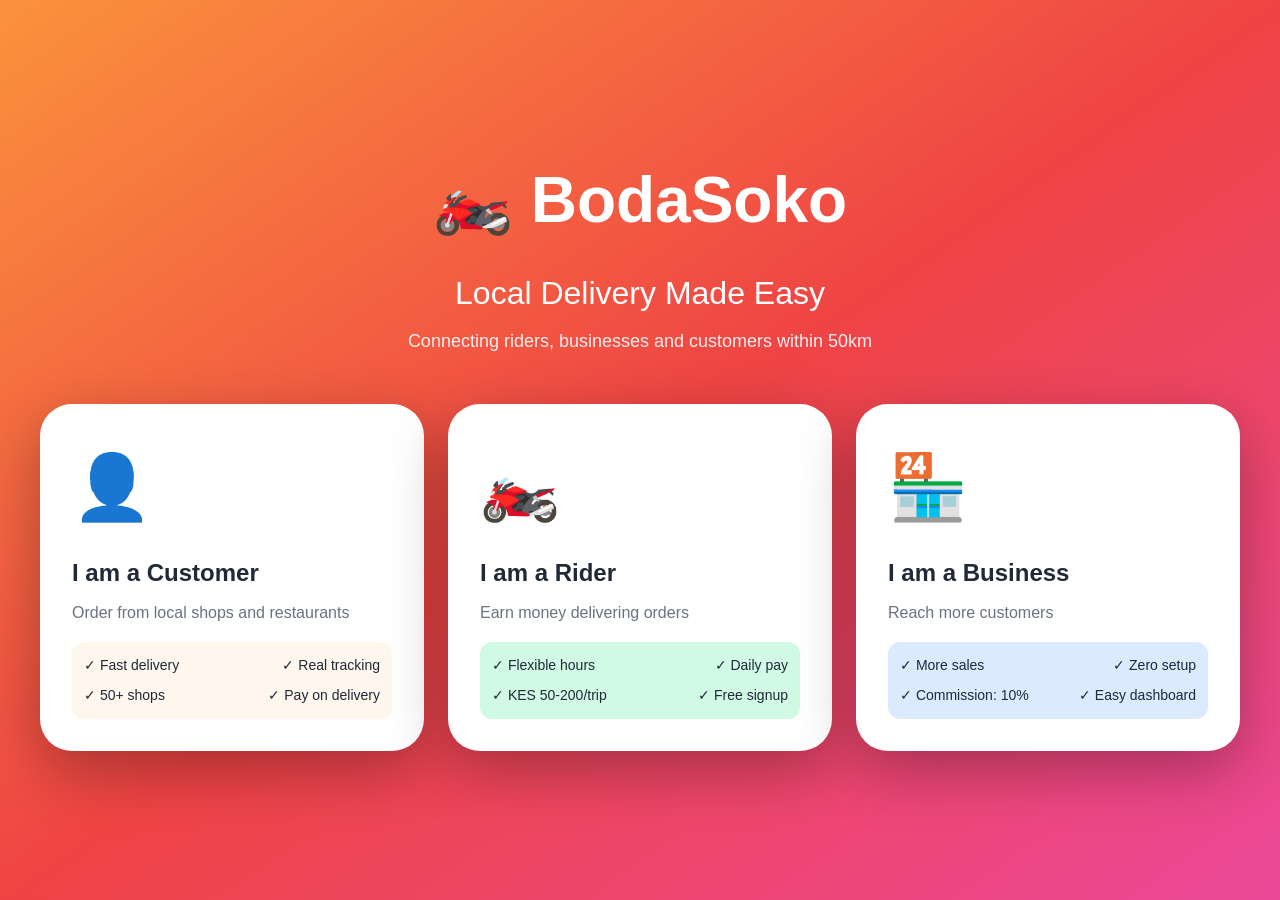
<file: index.html>
<!DOCTYPE html>
<html lang="en">
<head>
    <meta charset="UTF-8">
    <meta name="viewport" content="width=device-width, initial-scale=1.0">
    <title>BodaSoko - Local Delivery Platform</title>
    <link rel="stylesheet" href="styles.css">
</head>
<body>
    <!-- USER TYPE SELECTION PAGE -->
    <div id="user-selection" class="user-selection active">
        <div class="selection-container">
            <div class="header-section">
                <h1 class="main-title">🏍️ BodaSoko</h1>
                <p class="main-subtitle">Local Delivery Made Easy</p>
                <p class="main-description">Connecting riders, businesses and customers within 50km</p>
            </div>

            <div class="cards-grid">
                <!-- Customer Card -->
                <div class="user-card" onclick="selectUserType('customer')">
                    <div class="card-icon">👤</div>
                    <h3 class="card-title">I am a Customer</h3>
                    <p class="card-description">Order from local shops and restaurants</p>
                    <div class="card-features">
                        <div class="feature-row">
                            <span>✓ Fast delivery</span>
                            <span>✓ Real tracking</span>
                        </div>
                        <div class="feature-row">
                            <span>✓ 50+ shops</span>
                            <span>✓ Pay on delivery</span>
                        </div>
                    </div>
                </div>

                <!-- Rider Card -->
                <div class="user-card" onclick="selectUserType('rider')">
                    <div class="card-icon">🏍️</div>
                    <h3 class="card-title">I am a Rider</h3>
                    <p class="card-description">Earn money delivering orders</p>
                    <div class="card-features rider-features">
                        <div class="feature-row">
                            <span>✓ Flexible hours</span>
                            <span>✓ Daily pay</span>
                        </div>
                        <div class="feature-row">
                            <span>✓ KES 50-200/trip</span>
                            <span>✓ Free signup</span>
                        </div>
                    </div>
                </div>

                <!-- Business Card -->
                <div class="user-card" onclick="selectUserType('business')">
                    <div class="card-icon">🏪</div>
                    <h3 class="card-title">I am a Business</h3>
                    <p class="card-description">Reach more customers</p>
                    <div class="card-features business-features">
                        <div class="feature-row">
                            <span>✓ More sales</span>
                            <span>✓ Zero setup</span>
                        </div>
                        <div class="feature-row">
                            <span>✓ Commission: 10%</span>
                            <span>✓ Easy dashboard</span>
                        </div>
                    </div>
                </div>
            </div>
        </div>
    </div>

    <!-- NAVIGATION BAR -->
    <nav id="navbar" class="navbar hidden">
        <div class="nav-container">
            <div class="nav-left">
                <h1 class="logo" onclick="showPage('browse')">🏍️ BodaSoko</h1>
                <div class="nav-links" id="nav-links">
                    <button onclick="showPage('browse')">Browse</button>
                    <button onclick="showPage('my-orders')">My Orders</button>
                </div>
            </div>
            <div class="nav-right">
                <div class="location-badge">
                    <span class="location-icon">📍</span>
                    <span>Chuka, Tharaka-Nithi</span>
                </div>
                <button class="cart-btn" onclick="toggleCart()" id="cart-btn">
                    🛒
                    <span class="cart-badge" id="cart-badge">0</span>
                </button>
                <button class="switch-btn" onclick="switchUser()">Switch</button>
            </div>
        </div>
    </nav>

    <!-- CUSTOMER BROWSE PAGE -->
    <div id="browse-page" class="page hidden">
        <div class="page-header">
            <h1>Order from Local Businesses 🛍️</h1>
            <p>Fast delivery within 50km • 20-40 minutes</p>
        </div>

        <div class="page-content">
            <!-- Search and Filter -->
            <div class="search-section">
                <div class="search-bar">
                    <span class="search-icon">🔍</span>
                    <input type="text" id="search-input" placeholder="Search shops or items..." oninput="filterBusinesses()">
                </div>
                <div class="category-pills" id="category-pills">
                    <button class="pill active" data-category="all" onclick="selectCategory('all')">🏪 All</button>
                    <button class="pill" data-category="food" onclick="selectCategory('food')">🍽️ Food</button>
                    <button class="pill" data-category="groceries" onclick="selectCategory('groceries')">🛒 Groceries</button>
                    <button class="pill" data-category="health" onclick="selectCategory('health')">💊 Health</button>
                </div>
            </div>

            <!-- Businesses Grid -->
            <div class="businesses-grid" id="businesses-grid"></div>
        </div>
    </div>

    <!-- RIDER DASHBOARD -->
    <div id="rider-page" class="page hidden">
        <div class="page-header page-header-green">
            <h1>🏍️ Rider Dashboard</h1>
            <div class="rider-status-control">
                <button class="status-btn" id="status-btn" onclick="toggleRiderStatus()">
                    Go Online
                </button>
                <span id="status-text">Status: Offline</span>
            </div>
        </div>

        <div class="page-content">
            <!-- Stats Cards -->
            <div class="stats-grid">
                <div class="stat-card">
                    <div class="stat-icon">💰</div>
                    <div class="stat-value">KES 3,450</div>
                    <div class="stat-label">Today Earnings</div>
                </div>
                <div class="stat-card">
                    <div class="stat-icon">📦</div>
                    <div class="stat-value">12</div>
                    <div class="stat-label">Completed Trips</div>
                </div>
                <div class="stat-card">
                    <div class="stat-icon">⭐</div>
                    <div class="stat-value">4.8</div>
                    <div class="stat-label">Rating</div>
                </div>
            </div>

            <!-- Available Orders -->
            <div class="orders-section">
                <h2>Available Orders Near You 📍</h2>
                <div id="available-orders"></div>
            </div>
        </div>
    </div>

    <!-- BUSINESS DASHBOARD -->
    <div id="business-page" class="page hidden">
        <div class="page-header page-header-blue">
            <h1>🏪 Business Dashboard</h1>
            <p>Mama Njeri Shop • Chuka Town</p>
        </div>

        <div class="page-content">
            <!-- Business Stats -->
            <div class="stats-grid stats-grid-4">
                <div class="stat-card">
                    <div class="stat-icon">📊</div>
                    <div class="stat-value">KES 15,240</div>
                    <div class="stat-label">Today Sales</div>
                </div>
                <div class="stat-card">
                    <div class="stat-icon">✓</div>
                    <div class="stat-value">23</div>
                    <div class="stat-label">Completed Orders</div>
                </div>
                <div class="stat-card">
                    <div class="stat-icon">⏳</div>
                    <div class="stat-value">5</div>
                    <div class="stat-label">Pending Orders</div>
                </div>
                <div class="stat-card">
                    <div class="stat-icon">⭐</div>
                    <div class="stat-value">4.8</div>
                    <div class="stat-label">Rating</div>
                </div>
            </div>

            <!-- Recent Orders -->
            <div class="orders-section">
                <h2>Recent Orders 📋</h2>
                <div id="business-orders"></div>
            </div>
        </div>
    </div>

    <!-- SHOPPING CART SIDEBAR -->
    <div id="cart-sidebar" class="cart-sidebar">
        <div class="cart-header">
            <h2>🛒 Your Cart</h2>
            <button class="close-btn" onclick="toggleCart()">✕</button>
        </div>

        <div class="cart-items" id="cart-items">
            <div class="cart-empty" id="cart-empty">
                <div class="empty-icon">🛒</div>
                <p>Your cart is empty</p>
            </div>
        </div>

        <div class="cart-footer hidden" id="cart-footer">
            <div class="cart-totals">
                <div class="total-row">
                    <span>Subtotal</span>
                    <span id="subtotal">KES 0</span>
                </div>
                <div class="total-row">
                    <span>Delivery Fee</span>
                    <span id="delivery-fee">KES 0</span>
                </div>
                <div class="total-row grand-total">
                    <span>Total</span>
                    <span id="grand-total">KES 0</span>
                </div>
            </div>
            <button class="checkout-btn" onclick="placeOrder()">
                Place Order 🚀
            </button>
            <p class="payment-note">💳 Pay on delivery</p>
        </div>
    </div>

    <!-- Cart Overlay -->
    <div id="cart-overlay" class="cart-overlay" onclick="toggleCart()"></div>

    <script src="script.js"></script>
</body>
</html>
</file>
<file: styles.css>
/* ===================================
   BODASOKO CSS STYLES
   =================================== */

/* === RESET === */
* {
    margin: 0;
    padding: 0;
    box-sizing: border-box;
}

body {
    font-family: 'Segoe UI', Tahoma, Geneva, Verdana, sans-serif;
    background-color: #f9fafb;
    color: #1f2937;
    line-height: 1.6;
}

button {
    cursor: pointer;
    border: none;
    background: none;
    font-family: inherit;
}

input {
    font-family: inherit;
}

.hidden {
    display: none !important;
}

/* === USER SELECTION PAGE === */
.user-selection {
    min-height: 100vh;
    background: linear-gradient(to bottom right, #fb923c, #ef4444, #ec4899);
    display: flex;
    align-items: center;
    justify-content: center;
    padding: 2rem;
}

.user-selection.active {
    display: flex;
}

.selection-container {
    max-width: 1200px;
    width: 100%;
}

.header-section {
    text-align: center;
    margin-bottom: 3rem;
}

.main-title {
    font-size: 4rem;
    font-weight: bold;
    color: white;
    margin-bottom: 1rem;
}

.main-subtitle {
    font-size: 2rem;
    color: white;
    margin-bottom: 0.5rem;
}

.main-description {
    font-size: 1.125rem;
    color: rgba(255, 255, 255, 0.9);
}

.cards-grid {
    display: grid;
    grid-template-columns: 1fr;
    gap: 1.5rem;
}

.user-card {
    background: white;
    border-radius: 2rem;
    padding: 2rem;
    box-shadow: 0 20px 60px rgba(0, 0, 0, 0.3);
    cursor: pointer;
    transition: all 0.3s;
}

.user-card:hover {
    transform: scale(1.05);
    box-shadow: 0 25px 70px rgba(0, 0, 0, 0.4);
}

.card-icon {
    font-size: 4rem;
    margin-bottom: 1rem;
}

.card-title {
    font-size: 1.5rem;
    font-weight: bold;
    color: #1f2937;
    margin-bottom: 0.5rem;
}

.card-description {
    color: #6b7280;
    margin-bottom: 1rem;
}

.card-features {
    background: #fff7ed;
    border-radius: 0.75rem;
    padding: 0.75rem;
    font-size: 0.875rem;
}

.rider-features {
    background: #d1fae5;
}

.business-features {
    background: #dbeafe;
}

.feature-row {
    display: flex;
    justify-content: space-between;
    margin-bottom: 0.5rem;
}

.feature-row:last-child {
    margin-bottom: 0;
}

/* === NAVIGATION === */
.navbar {
    background: linear-gradient(to right, #f97316, #dc2626);
    color: white;
    box-shadow: 0 2px 10px rgba(0, 0, 0, 0.1);
    position: sticky;
    top: 0;
    z-index: 1000;
}

.nav-container {
    max-width: 1280px;
    margin: 0 auto;
    padding: 0 1rem;
    display: flex;
    justify-content: space-between;
    align-items: center;
    height: 64px;
}

.nav-left {
    display: flex;
    align-items: center;
    gap: 2rem;
}

.logo {
    font-size: 1.5rem;
    font-weight: bold;
    cursor: pointer;
}

.nav-links {
    display: flex;
    gap: 1.5rem;
}

.nav-links button {
    color: white;
    font-weight: 500;
    transition: color 0.3s;
}

.nav-links button:hover {
    color: #fde047;
}

.nav-right {
    display: flex;
    align-items: center;
    gap: 1rem;
}

.location-badge {
    display: flex;
    align-items: center;
    gap: 0.5rem;
    background: rgba(255, 255, 255, 0.2);
    padding: 0.5rem 1rem;
    border-radius: 9999px;
    font-size: 0.875rem;
}

.cart-btn {
    position: relative;
    color: white;
    font-size: 1.5rem;
    padding: 0.5rem;
}

.cart-badge {
    position: absolute;
    top: 0;
    right: 0;
    background: #facc15;
    color: #f97316;
    border-radius: 9999px;
    width: 20px;
    height: 20px;
    display: flex;
    align-items: center;
    justify-content: center;
    font-size: 0.75rem;
    font-weight: bold;
}

.switch-btn {
    background: rgba(255, 255, 255, 0.2);
    color: white;
    padding: 0.5rem 1rem;
    border-radius: 9999px;
    font-weight: 500;
    transition: background 0.3s;
}

.switch-btn:hover {
    background: rgba(255, 255, 255, 0.3);
}

/* === PAGES === */
.page {
    min-height: calc(100vh - 64px);
}

.page-header {
    background: linear-gradient(to right, #f97316, #dc2626);
    color: white;
    padding: 3rem 1rem;
    text-align: center;
}

.page-header-green {
    background: linear-gradient(to right, #10b981, #14b8a6);
}

.page-header-blue {
    background: linear-gradient(to right, #3b82f6, #8b5cf6);
}

.page-header h1 {
    font-size: 2.5rem;
    margin-bottom: 1rem;
}

.page-header p {
    font-size: 1.25rem;
}

.rider-status-control {
    display: flex;
    align-items: center;
    gap: 1rem;
    justify-content: center;
    margin-top: 1rem;
}

.status-btn {
    background: #6b7280;
    color: white;
    padding: 0.75rem 1.5rem;
    border-radius: 9999px;
    font-weight: bold;
    font-size: 1.125rem;
    transition: all 0.3s;
}

.status-btn.online {
    background: #10b981;
}

.status-btn:hover {
    transform: scale(1.05);
}

.page-content {
    max-width: 1280px;
    margin: 0 auto;
    padding: 2rem 1rem;
}

/* === SEARCH SECTION === */
.search-section {
    background: white;
    border-radius: 1rem;
    box-shadow: 0 4px 6px rgba(0, 0, 0, 0.1);
    padding: 1.5rem;
    margin-bottom: 2rem;
}

.search-bar {
    display: flex;
    align-items: center;
    gap: 1rem;
    margin-bottom: 1rem;
}

.search-icon {
    font-size: 1.25rem;
    color: #9ca3af;
}

.search-bar input {
    flex: 1;
    border: none;
    outline: none;
    font-size: 1.125rem;
}

.category-pills {
    display: flex;
    gap: 0.75rem;
    overflow-x: auto;
    padding-bottom: 0.5rem;
}

.pill {
    padding: 0.75rem 1.5rem;
    border-radius: 9999px;
    font-weight: 500;
    white-space: nowrap;
    background: #f3f4f6;
    color: #374151;
    transition: all 0.3s;
}

.pill:hover {
    background: #e5e7eb;
}

.pill.active {
    background: linear-gradient(to right, #f97316, #dc2626);
    color: white;
    box-shadow: 0 4px 6px rgba(0, 0, 0, 0.1);
}

/* === BUSINESSES GRID === */
.businesses-grid {
    display: grid;
    grid-template-columns: 1fr;
    gap: 1.5rem;
}

.business-card {
    background: white;
    border-radius: 1rem;
    box-shadow: 0 4px 6px rgba(0, 0, 0, 0.1);
    overflow: hidden;
    transition: all 0.3s;
}

.business-card:hover {
    box-shadow: 0 20px 40px rgba(0, 0, 0, 0.15);
    transform: translateY(-4px);
}

.business-image {
    background: linear-gradient(to bottom right, #fb923c, #ef4444);
    height: 128px;
    display: flex;
    align-items: center;
    justify-content: center;
    font-size: 4rem;
}

.business-info {
    padding: 1rem;
}

.business-name {
    font-size: 1.25rem;
    font-weight: bold;
    margin-bottom: 0.5rem;
}

.business-meta {
    display: flex;
    justify-content: space-between;
    font-size: 0.875rem;
    color: #6b7280;
    margin-bottom: 0.75rem;
}

.meta-item {
    display: flex;
    align-items: center;
    gap: 0.25rem;
}

.delivery-badge {
    background: #d1fae5;
    color: #065f46;
    padding: 0.5rem 0.75rem;
    border-radius: 0.5rem;
    font-size: 0.875rem;
    margin-bottom: 1rem;
}

.items-list {
    display: flex;
    flex-direction: column;
    gap: 0.5rem;
}

.item-row {
    display: flex;
    justify-content: space-between;
    align-items: center;
    border-bottom: 1px solid #f3f4f6;
    padding-bottom: 0.5rem;
}

.item-info {
    display: flex;
    align-items: center;
    gap: 0.5rem;
}

.item-icon {
    font-size: 1.5rem;
}

.item-name {
    font-weight: 500;
    font-size: 0.875rem;
}

.item-price {
    color: #f97316;
    font-weight: bold;
}

.add-btn {
    background: #f97316;
    color: white;
    padding: 0.25rem 0.75rem;
    border-radius: 0.5rem;
    font-size: 0.875rem;
    transition: background 0.3s;
}

.add-btn:hover {
    background: #ea580c;
}

.view-all-btn {
    width: 100%;
    margin-top: 0.75rem;
    color: #f97316;
    font-weight: 500;
    text-align: center;
    padding: 0.5rem;
}

.view-all-btn:hover {
    color: #ea580c;
}

/* === STATS GRID === */
.stats-grid {
    display: grid;
    grid-template-columns: 1fr;
    gap: 1.5rem;
    margin-bottom: 2rem;
}

.stats-grid-4 {
    grid-template-columns: repeat(2, 1fr);
}

.stat-card {
    background: white;
    border-radius: 1rem;
    padding: 1.5rem;
    box-shadow: 0 4px 6px rgba(0, 0, 0, 0.1);
}

.stat-icon {
    font-size: 2rem;
    margin-bottom: 0.5rem;
}

.stat-value {
    font-size: 2rem;
    font-weight: bold;
    margin-bottom: 0.25rem;
}

.stat-label {
    color: #6b7280;
}

/* === ORDERS SECTION === */
.orders-section {
    background: white;
    border-radius: 1rem;
    padding: 1.5rem;
    box-shadow: 0 4px 6px rgba(0, 0, 0, 0.1);
}

.orders-section h2 {
    font-size: 1.5rem;
    margin-bottom: 1.5rem;
}

.order-card {
    border: 1px solid #e5e7eb;
    border-radius: 0.75rem;
    padding: 1rem;
    margin-bottom: 1rem;
    transition: all 0.3s;
}

.order-card:hover {
    box-shadow: 0 4px 12px rgba(0, 0, 0, 0.1);
}

.order-header {
    display: flex;
    justify-content: space-between;
    align-items: start;
    margin-bottom: 0.75rem;
}

.order-id {
    font-weight: bold;
    font-size: 1.125rem;
}

.order-from {
    font-size: 0.875rem;
    color: #6b7280;
}

.order-fee {
    text-align: right;
}

.fee-amount {
    color: #10b981;
    font-weight: bold;
    font-size: 1.25rem;
}

.fee-label {
    font-size: 0.75rem;
    color: #6b7280;
}

.order-meta {
    display: flex;
    align-items: center;
    gap: 0.5rem;
    color: #6b7280;
    font-size: 0.875rem;
    margin-bottom: 0.75rem;
}

.order-actions {
    display: flex;
    gap: 0.5rem;
}

.accept-btn {
    flex: 1;
    background: linear-gradient(to right, #10b981, #14b8a6);
    color: white;
    padding: 0.75rem;
    border-radius: 0.5rem;
    font-weight: bold;
    transition: all 0.3s;
}

.accept-btn:hover {
    box-shadow: 0 4px 12px rgba(16, 185, 129, 0.3);
}

.details-btn {
    padding: 0.75rem 1.5rem;
    background: #f3f4f6;
    border-radius: 0.5rem;
    font-weight: 500;
    transition: background 0.3s;
}

.details-btn:hover {
    background: #e5e7eb;
}

.offline-state {
    text-align: center;
    padding: 3rem 1rem;
    color: #9ca3af;
}

.offline-icon {
    font-size: 4rem;
    opacity: 0.5;
    margin-bottom: 1rem;
}

/* === SHOPPING CART === */
.cart-sidebar {
    position: fixed;
    top: 0;
    right: -100%;
    width: 100%;
    max-width: 28rem;
    height: 100%;
    background: white;
    box-shadow: -4px 0 20px rgba(0, 0, 0, 0.2);
    z-index: 2000;
    transition: right 0.3s;
    display: flex;
    flex-direction: column;
}

.cart-sidebar.active {
    right: 0;
}

.cart-header {
    background: linear-gradient(to right, #f97316, #dc2626);
    color: white;
    padding: 1.5rem;
    display: flex;
    justify-content: space-between;
    align-items: center;
}

.cart-header h2 {
    font-size: 1.5rem;
}

.close-btn {
    color: white;
    font-size: 1.5rem;
    padding: 0.5rem;
    border-radius: 9999px;
    transition: background 0.3s;
}

.close-btn:hover {
    background: rgba(255, 255, 255, 0.2);
}

.cart-items {
    flex: 1;
    overflow-y: auto;
    padding: 1.5rem;
}

.cart-empty {
    text-align: center;
    padding: 4rem 1rem;
    color: #6b7280;
}

.empty-icon {
    font-size: 4rem;
    margin-bottom: 1rem;
}

.cart-item {
    background: #f9fafb;
    border-radius: 0.5rem;
    padding: 1rem;
    margin-bottom: 1rem;
}

.cart-item-top {
    display: flex;
    justify-content: space-between;
    margin-bottom: 0.5rem;
}

.cart-item-info {
    display: flex;
    gap: 0.75rem;
}

.cart-item-icon {
    font-size: 2rem;
}

.cart-item-name {
    font-weight: bold;
}

.cart-item-business {
    font-size: 0.75rem;
    color: #6b7280;
}

.cart-item-price {
    color: #f97316;
    font-weight: bold;
}

.remove-btn {
    color: #ef4444;
    padding: 0.25rem;
}

.cart-item-bottom {
    display: flex;
    justify-content: space-between;
    align-items: center;
}

.quantity-controls {
    display: flex;
    align-items: center;
    gap: 0.5rem;
}

.qty-btn {
    background: #e5e7eb;
    width: 32px;
    height: 32px;
    border-radius: 9999px;
    display: flex;
    align-items: center;
    justify-content: center;
    font-weight: bold;
    transition: background 0.3s;
}

.qty-btn:hover {
    background: #d1d5db;
}

.qty-display {
    width: 32px;
    text-align: center;
    font-weight: bold;
}

.item-total {
    font-weight: bold;
    color: #f97316;
}

.cart-footer {
    border-top: 1px solid #e5e7eb;
    padding: 1.5rem;
    background: #f9fafb;
}

.cart-totals {
    margin-bottom: 1rem;
}

.total-row {
    display: flex;
    justify-content: space-between;
    margin-bottom: 0.5rem;
}

.grand-total {
    font-size: 1.125rem;
    font-weight: bold;
    color: #f97316;
    border-top: 1px solid #e5e7eb;
    padding-top: 0.5rem;
    margin-top: 0.5rem;
}

.checkout-btn {
    width: 100%;
    background: linear-gradient(to right, #f97316, #dc2626);
    color: white;
    padding: 1rem;
    border-radius: 9999px;
    font-weight: bold;
    font-size: 1.125rem;
    transition: all 0.3s;
}

.checkout-btn:hover {
    box-shadow: 0 4px 12px rgba(249, 115, 22, 0.4);
    transform: scale(1.02);
}

.payment-note {
    text-align: center;
    font-size: 0.875rem;
    color: #6b7280;
    margin-top: 0.5rem;
}

.cart-overlay {
    position: fixed;
    inset: 0;
    background: rgba(0, 0, 0, 0.5);
    z-index: 1500;
    display: none;
}

.cart-overlay.active {
    display: block;
}

/* === RESPONSIVE === */
@media (min-width: 768px) {
    .cards-grid {
        grid-template-columns: repeat(3, 1fr);
    }

    .businesses-grid {
        grid-template-columns: repeat(2, 1fr);
    }

    .stats-grid {
        grid-template-columns: repeat(3, 1fr);
    }

    .stats-grid-4 {
        grid-template-columns: repeat(4, 1fr);
    }
}

@media (min-width: 1024px) {
    .businesses-grid {
        grid-template-columns: repeat(3, 1fr);
    }
}
</file>
